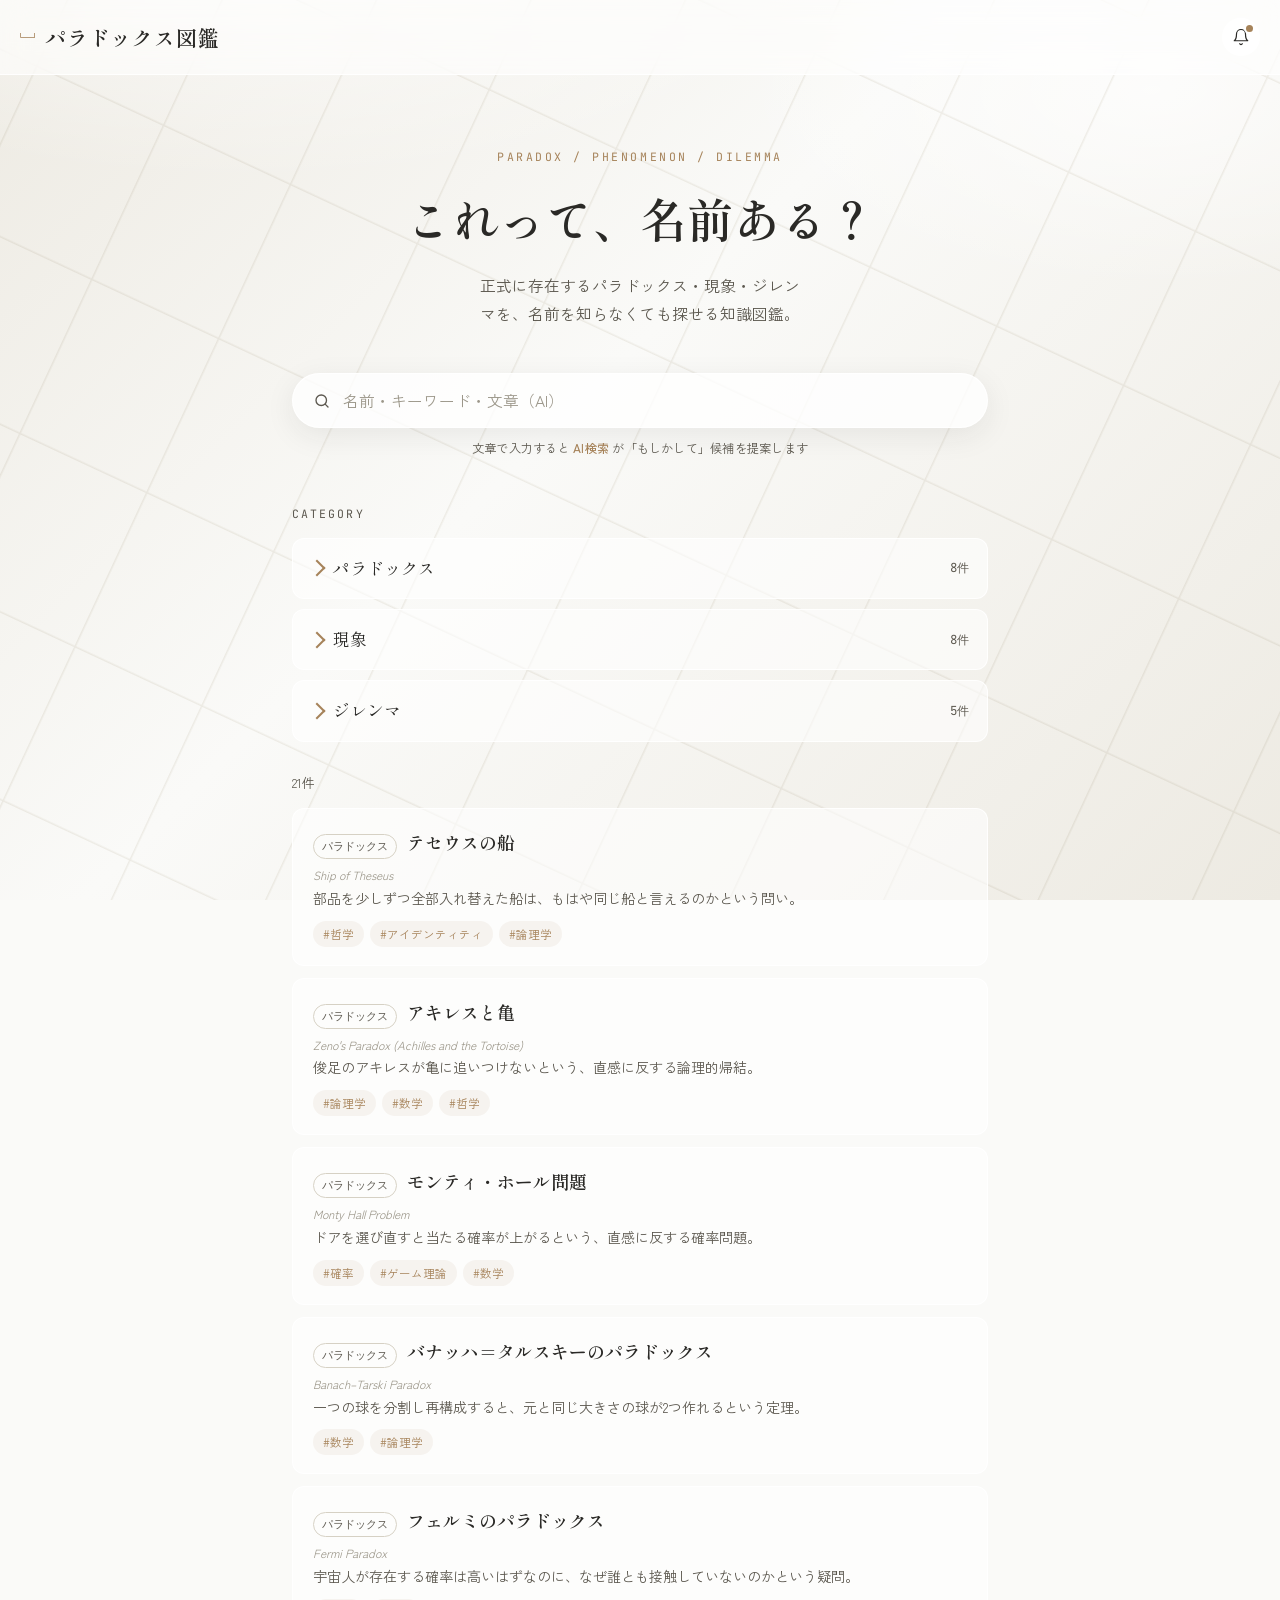
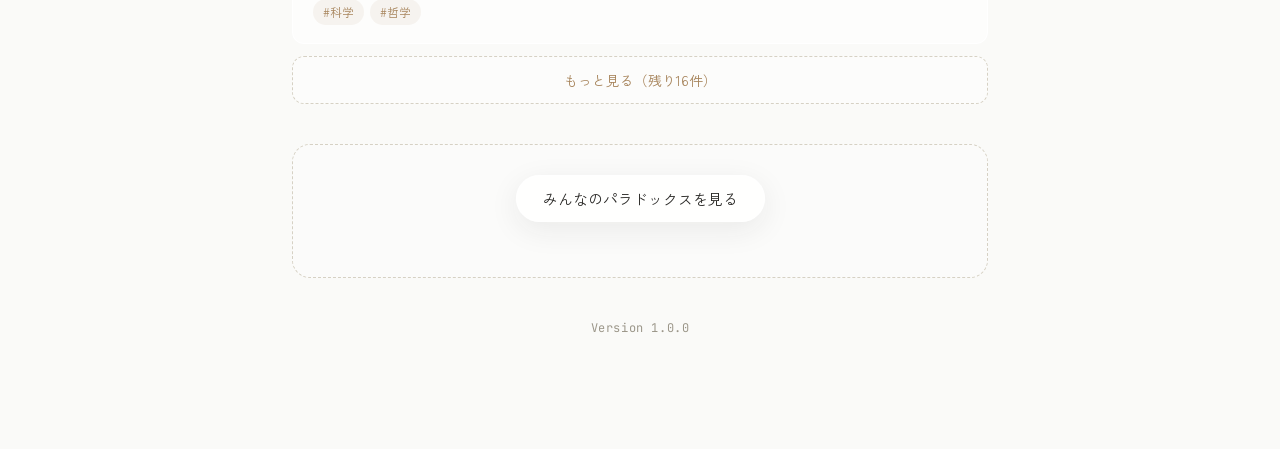
<file: Index.html>
<!DOCTYPE html>
<html lang="ja">
<head>
<meta charset="UTF-8">
<meta name="viewport" content="width=device-width, initial-scale=1.0">
<title>パラドックス図鑑 | 名前のない現象に、名前を。</title>
<meta name="description" content="正式に存在するパラドックス・現象・ジレンマを、名前を知らなくてもAIで探せる図鑑。">
<link rel="stylesheet" href="style.css">
</head>
<body>
<div class="marble-bg"></div>

<header class="site-header">
  <div class="site-title"><span class="mark">﹈</span>パラドックス図鑑</div>
  <div class="header-actions">
    <button class="icon-btn" id="notifBtn" aria-label="お知らせ">
      <svg viewBox="0 0 24 24" fill="none" stroke-width="1.6" stroke-linecap="round" stroke-linejoin="round"><path d="M6 8a6 6 0 0 1 12 0c0 7 3 9 3 9H3s3-2 3-9"/><path d="M10.3 21a1.9 1.9 0 0 0 3.4 0"/></svg>
      <span class="badge-dot"></span>
    </button>
  </div>
</header>

<div class="notif-panel" id="notifPanel">
  <h3>お知らせ</h3>
  <div class="notif-item"><span class="date">2026.07.26</span>Ver1.0公開</div>
  <div class="notif-item"><span class="date">2026.07.26</span>心理学の現象を15件追加しました</div>
  <div class="notif-item"><span class="date">2026.07.26</span>数学のパラドックスを8件追加しました</div>
  <div class="notif-item"><span class="date">2026.07.26</span>ジレンマを20件追加しました</div>
</div>

<main class="wrap">
  <section class="hero">
    <div class="hero-eyebrow">Paradox / Phenomenon / Dilemma</div>
    <h1>これって、名前ある？</h1>
    <p>正式に存在するパラドックス・現象・ジレンマを、名前を知らなくても探せる知識図鑑。</p>
  </section>

  <section class="search-area">
    <div class="search-box">
      <svg viewBox="0 0 24 24" fill="none" stroke-width="1.8" stroke-linecap="round"><circle cx="11" cy="11" r="7"/><path d="m20 20-3.5-3.5"/></svg>
      <input type="text" id="searchInput" placeholder="名前・キーワード・文章（AI）" autocomplete="off">
    </div>
    <div class="search-mode-hint">文章で入力すると <b>AI検索</b> が「もしかして」候補を提案します</div>

    <div class="ai-results" id="aiResults">
      <div class="ai-results-title">もしかして…</div>
      <div id="aiCandidateList"></div>
    </div>
  </section>

  <section class="category-section" id="categorySection">
    <div class="section-label">Category</div>
    <div id="categoryGroups"></div>
  </section>

  <section class="list-section" id="listSection">
    <div class="list-header">
      <div class="entry-count" id="entryCount"></div>
      <div class="filter-tag" id="clearFilter" style="display:none;">絞り込みを解除 ✕</div>
    </div>
    <div id="entryList"></div>
  </section>

  <section class="community-cta">
    <button id="communityBtn">みんなのパラドックスを見る</button>
    <div class="cta-note" id="communityNote"></div>
  </section>

  <footer class="site-footer">Version 1.0.0</footer>
</main>

<script src="script.js"></script>
</body>
</html>
</file>
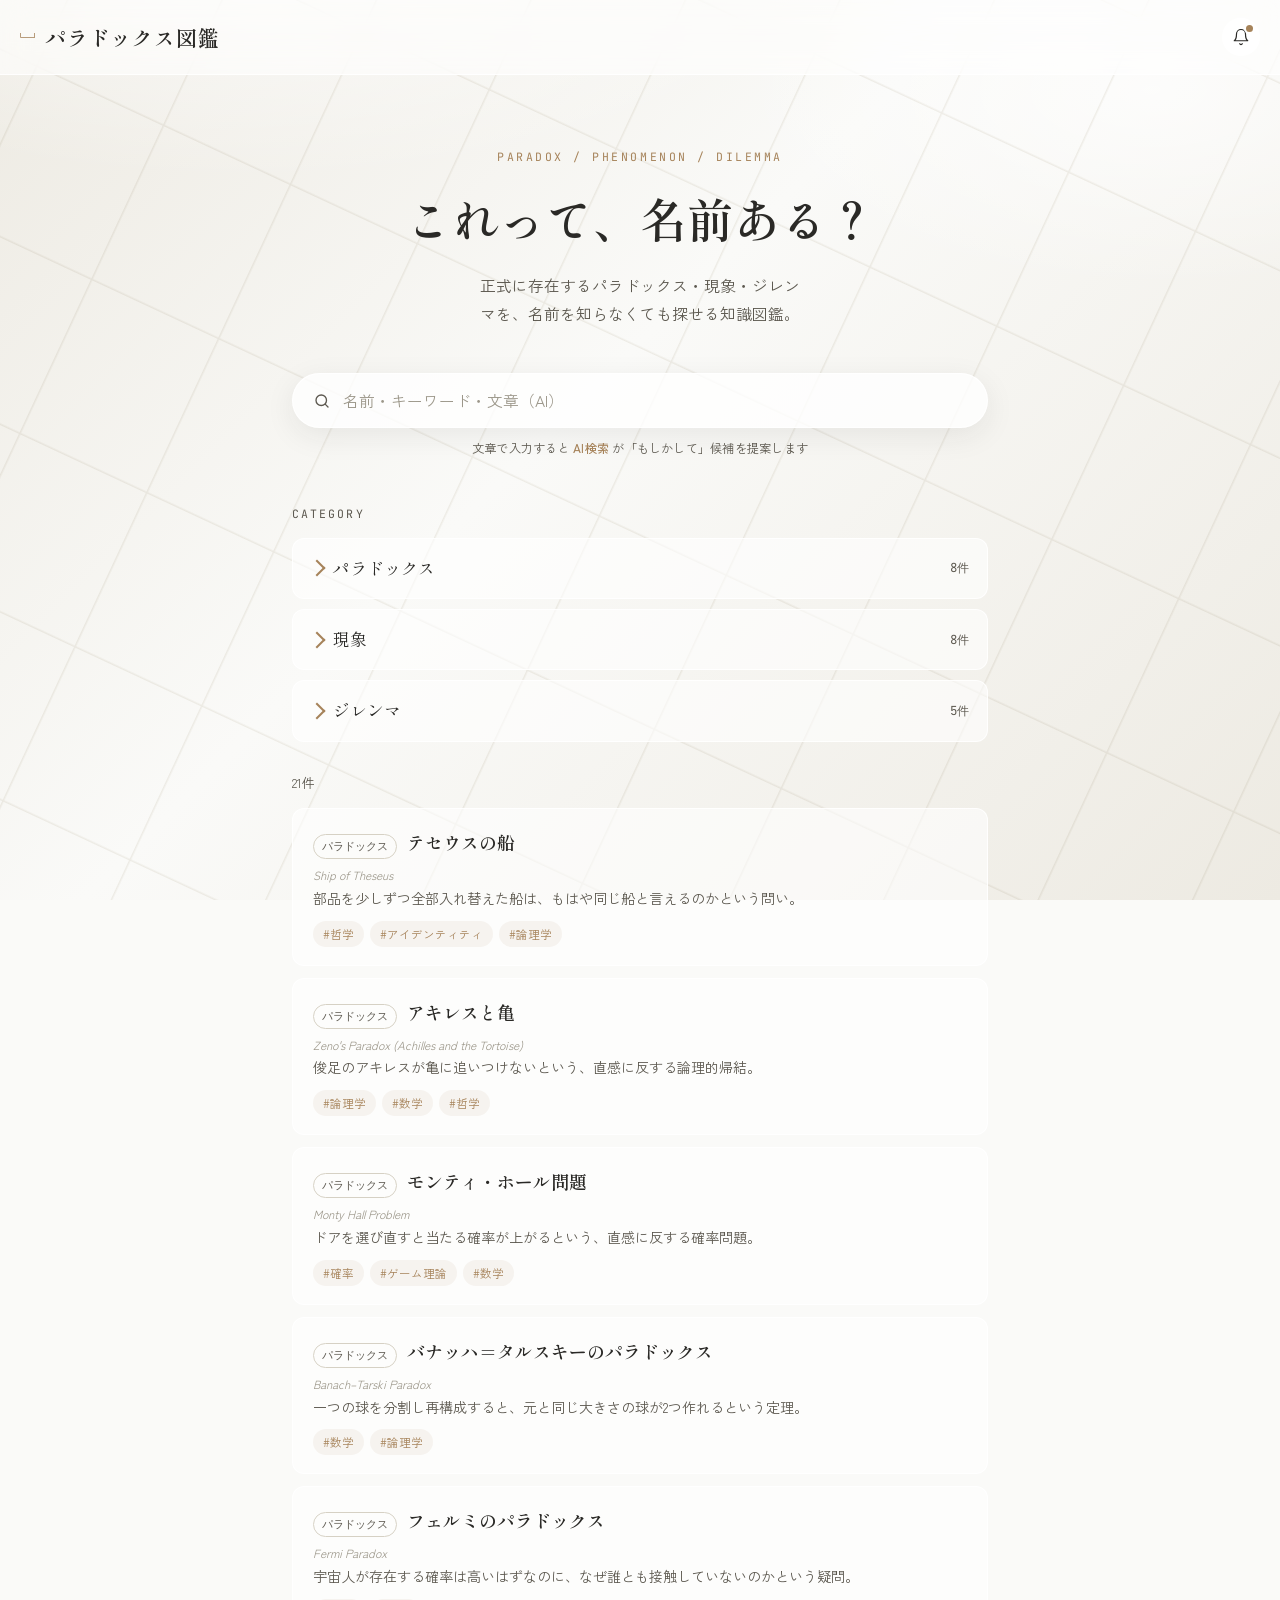
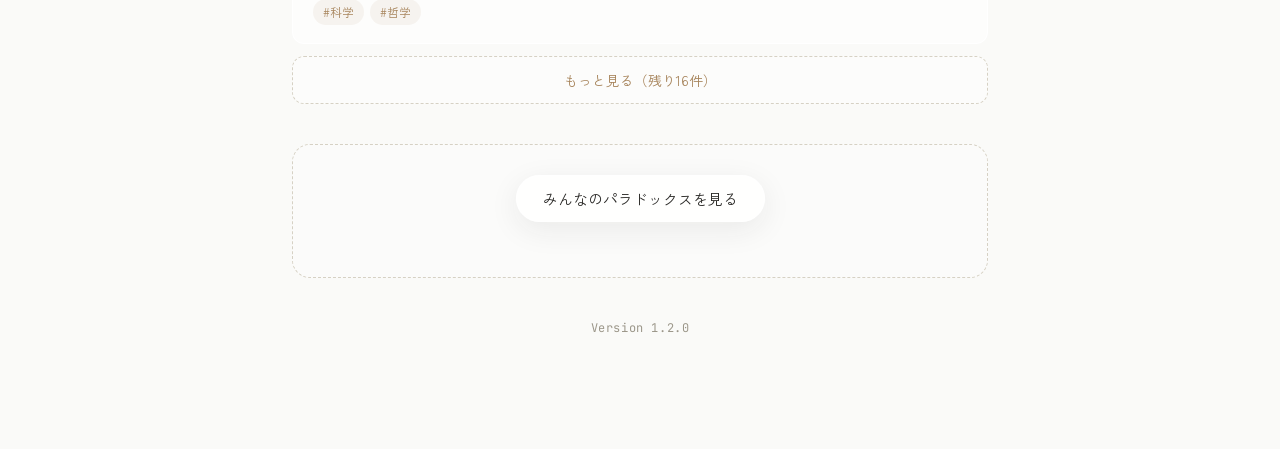
<file: index.html>
<!DOCTYPE html>
<html lang="ja">
<head>
<meta charset="UTF-8">
<meta name="viewport" content="width=device-width, initial-scale=1.0">
<title>パラドックス図鑑 | 名前のない現象に、名前を。</title>
<meta name="description" content="正式に存在するパラドックス・現象・ジレンマを、名前を知らなくてもAIで探せる図鑑。">
<link rel="stylesheet" href="style.css">
</head>
<body>
<div class="marble-bg"></div>

<header class="site-header">
  <div class="site-title"><span class="mark">﹈</span>パラドックス図鑑</div>
  <div class="header-actions">
    <button class="icon-btn" id="notifBtn" aria-label="お知らせ">
      <svg viewBox="0 0 24 24" fill="none" stroke-width="1.6" stroke-linecap="round" stroke-linejoin="round"><path d="M6 8a6 6 0 0 1 12 0c0 7 3 9 3 9H3s3-2 3-9"/><path d="M10.3 21a1.9 1.9 0 0 0 3.4 0"/></svg>
      <span class="badge-dot"></span>
    </button>
  </div>
</header>

<div class="notif-panel" id="notifPanel">
  <h3>お知らせ</h3>
  <div class="notif-item"><span class="date">2026.07.26</span>「みんなのパラドックス」機能を追加しました</div>
  <div class="notif-item"><span class="date">2026.07.26</span>Ver1.0公開</div>
  <div class="notif-item"><span class="date">2026.07.26</span>心理学の現象を15件追加しました</div>
  <div class="notif-item"><span class="date">2026.07.26</span>数学のパラドックスを8件追加しました</div>
  <div class="notif-item"><span class="date">2026.07.26</span>ジレンマを20件追加しました</div>
</div>

<main class="wrap">
  <section class="hero">
    <div class="hero-eyebrow">Paradox / Phenomenon / Dilemma</div>
    <h1>これって、名前ある？</h1>
    <p>正式に存在するパラドックス・現象・ジレンマを、名前を知らなくても探せる知識図鑑。</p>
  </section>

  <section class="search-area">
    <div class="search-box">
      <svg viewBox="0 0 24 24" fill="none" stroke-width="1.8" stroke-linecap="round"><circle cx="11" cy="11" r="7"/><path d="m20 20-3.5-3.5"/></svg>
      <input type="text" id="searchInput" placeholder="名前・キーワード・文章（AI）" autocomplete="off">
    </div>
    <div class="search-mode-hint">文章で入力すると <b>AI検索</b> が「もしかして」候補を提案します</div>

    <div class="ai-results" id="aiResults">
      <div class="ai-results-title">もしかして…</div>
      <div id="aiCandidateList"></div>
    </div>
  </section>

  <section class="category-section" id="categorySection">
    <div class="section-label">Category</div>
    <div id="categoryGroups"></div>
  </section>

  <section class="list-section" id="listSection">
    <div class="list-header">
      <div class="entry-count" id="entryCount"></div>
      <div class="filter-tag" id="clearFilter" style="display:none;">絞り込みを解除 ✕</div>
    </div>
    <div id="entryList"></div>
  </section>

  <section class="community-cta">
    <button id="communityBtn">みんなのパラドックスを見る</button>
    <div class="cta-note" id="communityNote"></div>
  </section>

  <footer class="site-footer">Version 1.2.0</footer>
</main>

<script src="script.js"></script>
</body>
</html>
</file>
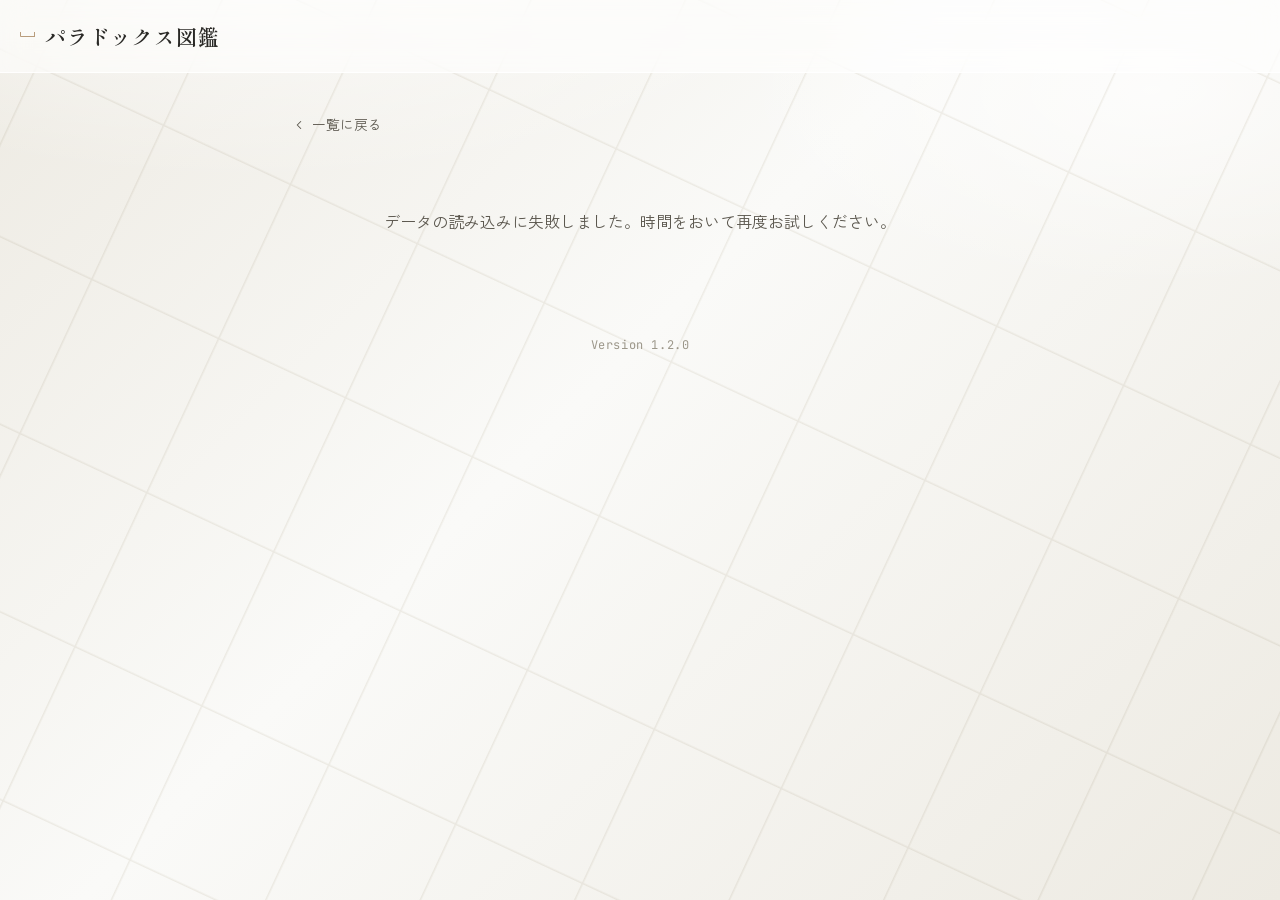
<file: community detail.html>
<!DOCTYPE html>
<html lang="ja">
<head>
<meta charset="UTF-8">
<meta name="viewport" content="width=device-width, initial-scale=1.0">
<title>詳細 | みんなのパラドックス</title>
<link rel="stylesheet" href="style.css">
</head>
<body>
<div class="marble-bg"></div>

<header class="site-header">
  <a href="index.html" class="site-title"><span class="mark">﹈</span>パラドックス図鑑</a>
</header>

<main class="wrap">
  <nav class="breadcrumb" id="breadcrumb"></nav>
  <a href="community.html" class="detail-back">
    <svg viewBox="0 0 24 24" fill="none" stroke-width="1.8" stroke-linecap="round" stroke-linejoin="round"><path d="M15 18l-6-6 6-6"/></svg>
    一覧に戻る
  </a>

  <div id="communityDetailContent"></div>

  <footer class="site-footer">Version 1.2.0</footer>
</main>

<script src="community.js"></script>
</body>
</html>
</file>
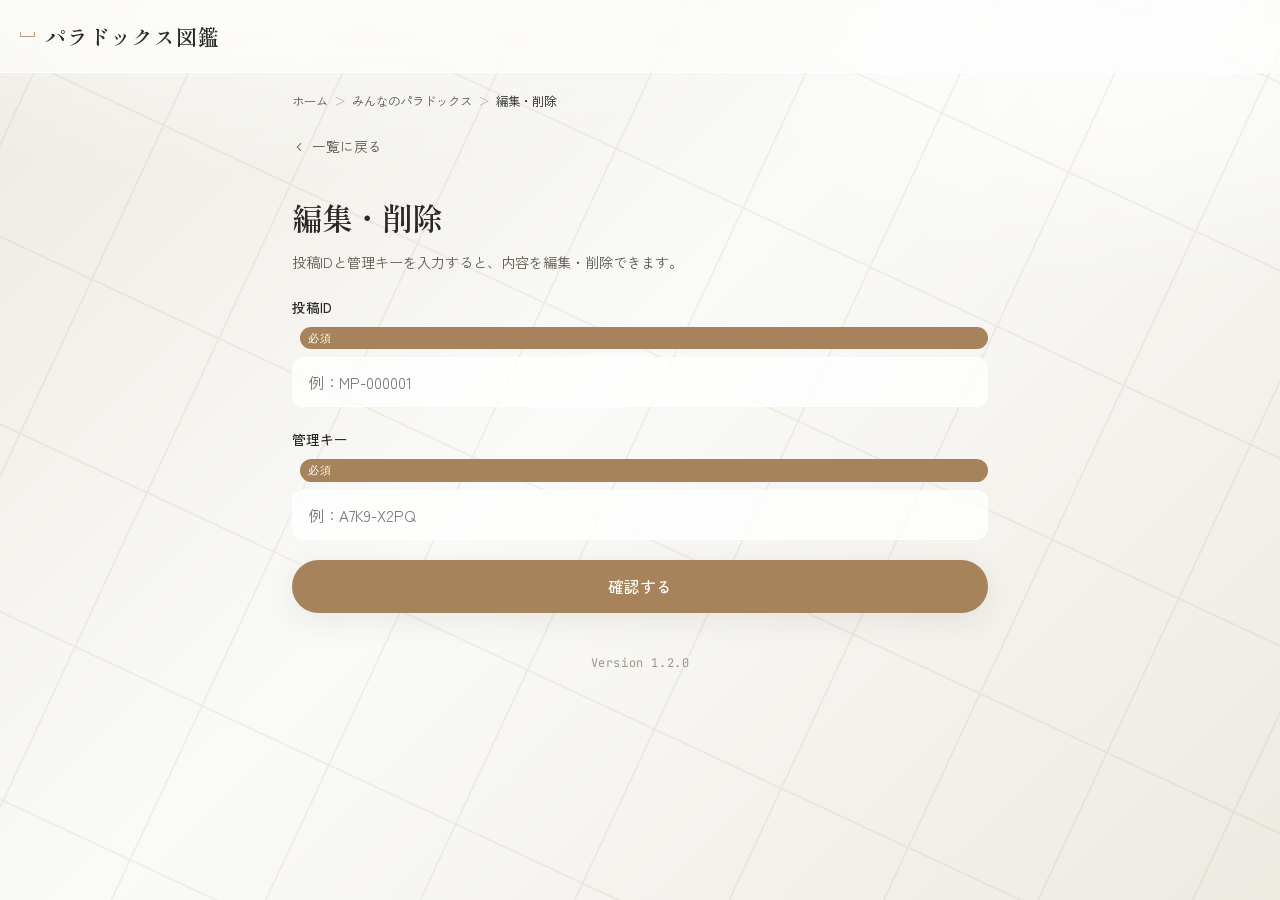
<file: community edit.html>
<!DOCTYPE html>
<html lang="ja">
<head>
<meta charset="UTF-8">
<meta name="viewport" content="width=device-width, initial-scale=1.0">
<title>編集・削除 | みんなのパラドックス</title>
<link rel="stylesheet" href="style.css">
</head>
<body>
<div class="marble-bg"></div>

<header class="site-header">
  <a href="index.html" class="site-title"><span class="mark">﹈</span>パラドックス図鑑</a>
</header>

<main class="wrap">
  <nav class="breadcrumb" id="breadcrumb"></nav>
  <a href="community.html" class="detail-back">
    <svg viewBox="0 0 24 24" fill="none" stroke-width="1.8" stroke-linecap="round" stroke-linejoin="round"><path d="M15 18l-6-6 6-6"/></svg>
    一覧に戻る
  </a>

  <h1 class="page-title">編集・削除</h1>
  <p class="page-desc">投稿IDと管理キーを入力すると、内容を編集・削除できます。</p>

  <form id="lookupForm" class="community-form">
    <label>投稿ID<span class="req">必須</span>
      <input type="text" id="lId" placeholder="例：MP-000001" required>
    </label>
    <label>管理キー<span class="req">必須</span>
      <input type="text" id="lKey" placeholder="例：A7K9-X2PQ" required>
    </label>
    <button type="submit" class="submit-btn">確認する</button>
  </form>

  <div class="lookup-error" id="lookupError" style="display:none;"></div>

  <div id="editArea" style="display:none;">
    <hr class="hairline">
    <form id="editForm" class="community-form">
      <label>タイトル<span class="req">必須</span>
        <input type="text" id="eTitle" required>
      </label>

      <label>分類<span class="req">必須</span></label>
      <div class="type-select" id="editTypeSelect">
        <button type="button" data-type="パラドックス">パラドックス</button>
        <button type="button" data-type="現象">現象</button>
        <button type="button" data-type="ジレンマ">ジレンマ</button>
      </div>
      <input type="hidden" id="eCategory" required>

      <label>説明<span class="req">必須</span>
        <textarea id="eDescription" rows="6" required></textarea>
      </label>

      <label>タグ（複数・任意）
        <input type="text" id="eTags" placeholder="カンマ区切り">
      </label>

      <label>具体例（任意）
        <textarea id="eExample" rows="3"></textarea>
      </label>

      <button type="submit" class="submit-btn">更新する</button>
    </form>

    <button type="button" id="deleteBtn" class="delete-btn">この投稿を削除する</button>

    <div id="deleteConfirm" class="delete-confirm" style="display:none;">
      <p>本当に削除しますか？この操作は取り消せません。</p>
      <button type="button" id="deleteConfirmYes" class="delete-btn">削除する</button>
      <button type="button" id="deleteConfirmNo" class="cancel-btn">キャンセル</button>
    </div>
  </div>

  <footer class="site-footer">Version 1.2.0</footer>
</main>

<script src="community.js"></script>
</body>
</html>
</file>
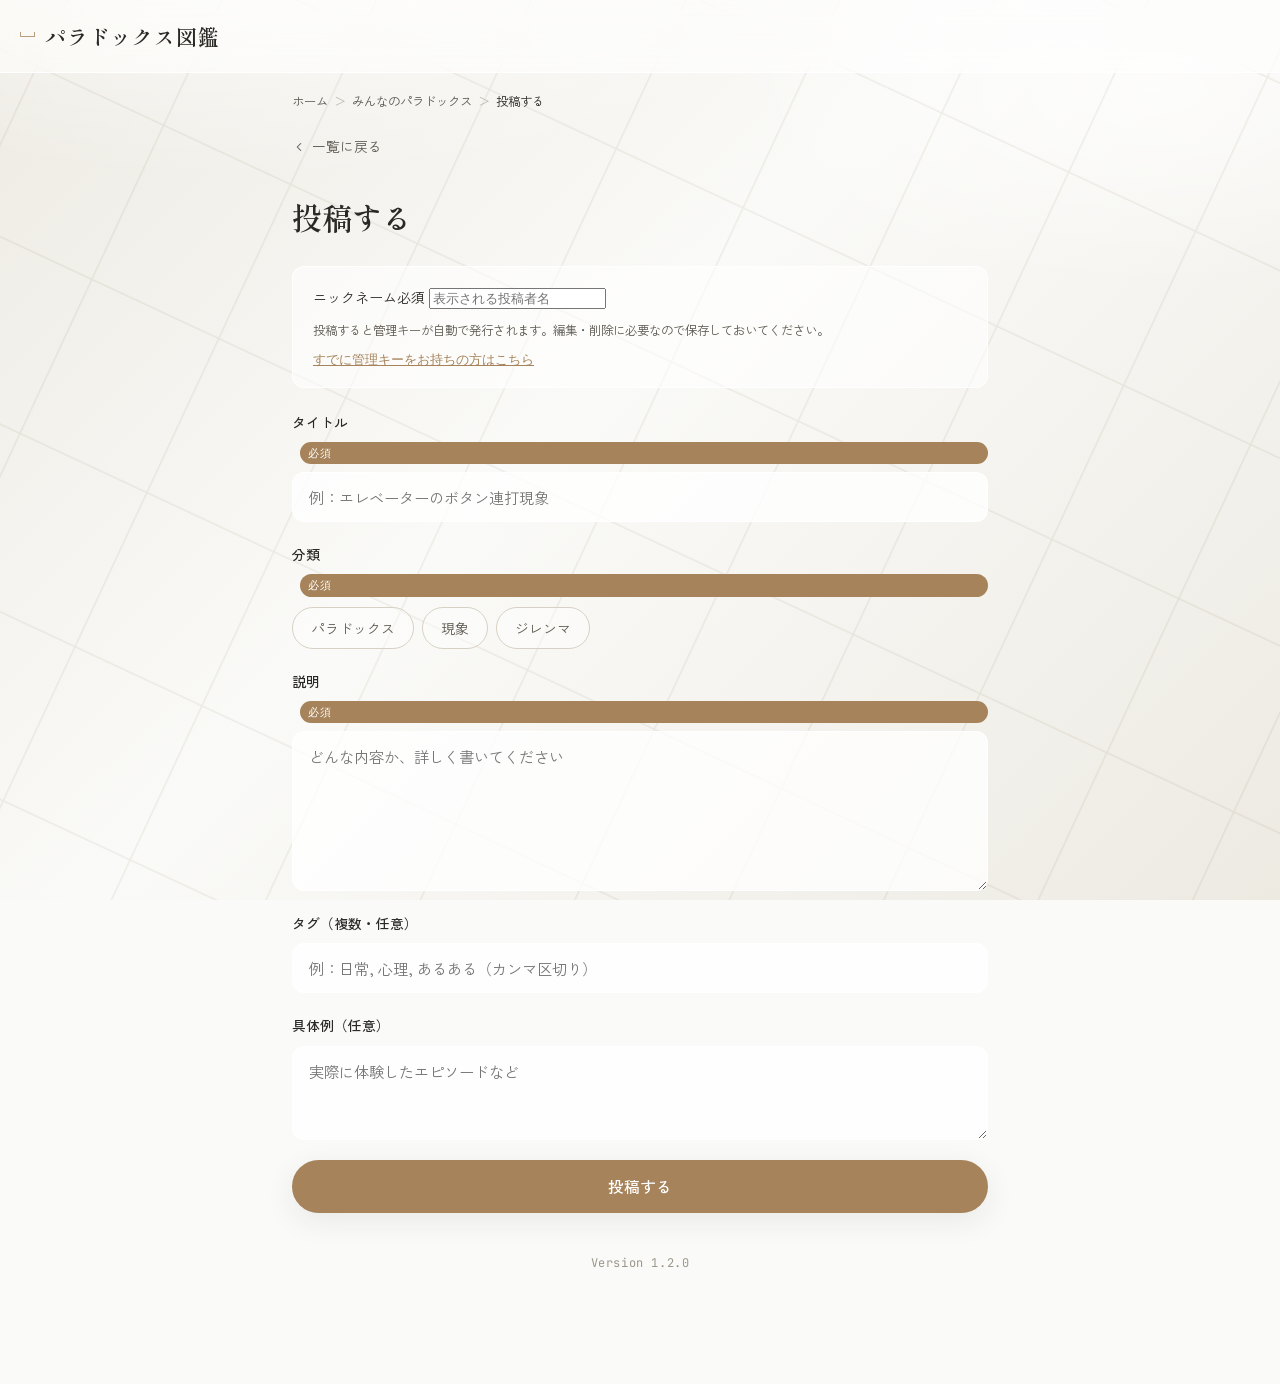
<file: community post.html>
<!DOCTYPE html>
<html lang="ja">
<head>
<meta charset="UTF-8">
<meta name="viewport" content="width=device-width, initial-scale=1.0">
<title>投稿する | みんなのパラドックス</title>
<link rel="stylesheet" href="style.css">
</head>
<body>
<div class="marble-bg"></div>

<header class="site-header">
  <a href="index.html" class="site-title"><span class="mark">﹈</span>パラドックス図鑑</a>
</header>

<main class="wrap">
  <nav class="breadcrumb" id="breadcrumb"></nav>
  <a href="community.html" class="detail-back">
    <svg viewBox="0 0 24 24" fill="none" stroke-width="1.8" stroke-linecap="round" stroke-linejoin="round"><path d="M15 18l-6-6 6-6"/></svg>
    一覧に戻る
  </a>

  <h1 class="page-title">投稿する</h1>

  <div class="identity-box" id="identityBox"></div>

  <form id="postForm" class="community-form">
    <label>タイトル<span class="req">必須</span>
      <input type="text" id="fTitle" placeholder="例：エレベーターのボタン連打現象" required>
    </label>

    <label>分類<span class="req">必須</span></label>
    <div class="type-select" id="typeSelect">
      <button type="button" data-type="パラドックス">パラドックス</button>
      <button type="button" data-type="現象">現象</button>
      <button type="button" data-type="ジレンマ">ジレンマ</button>
    </div>
    <input type="hidden" id="fCategory" required>

    <label>説明<span class="req">必須</span>
      <textarea id="fDescription" rows="6" placeholder="どんな内容か、詳しく書いてください" required></textarea>
    </label>

    <label>タグ（複数・任意）
      <input type="text" id="fTags" placeholder="例：日常, 心理, あるある（カンマ区切り）">
    </label>

    <label>具体例（任意）
      <textarea id="fExample" rows="3" placeholder="実際に体験したエピソードなど"></textarea>
    </label>

    <button type="submit" class="submit-btn">投稿する</button>
  </form>

  <div class="post-success" id="postSuccess" style="display:none;"></div>

  <footer class="site-footer">Version 1.2.0</footer>
</main>

<script src="community.js"></script>
</body>
</html>
</file>
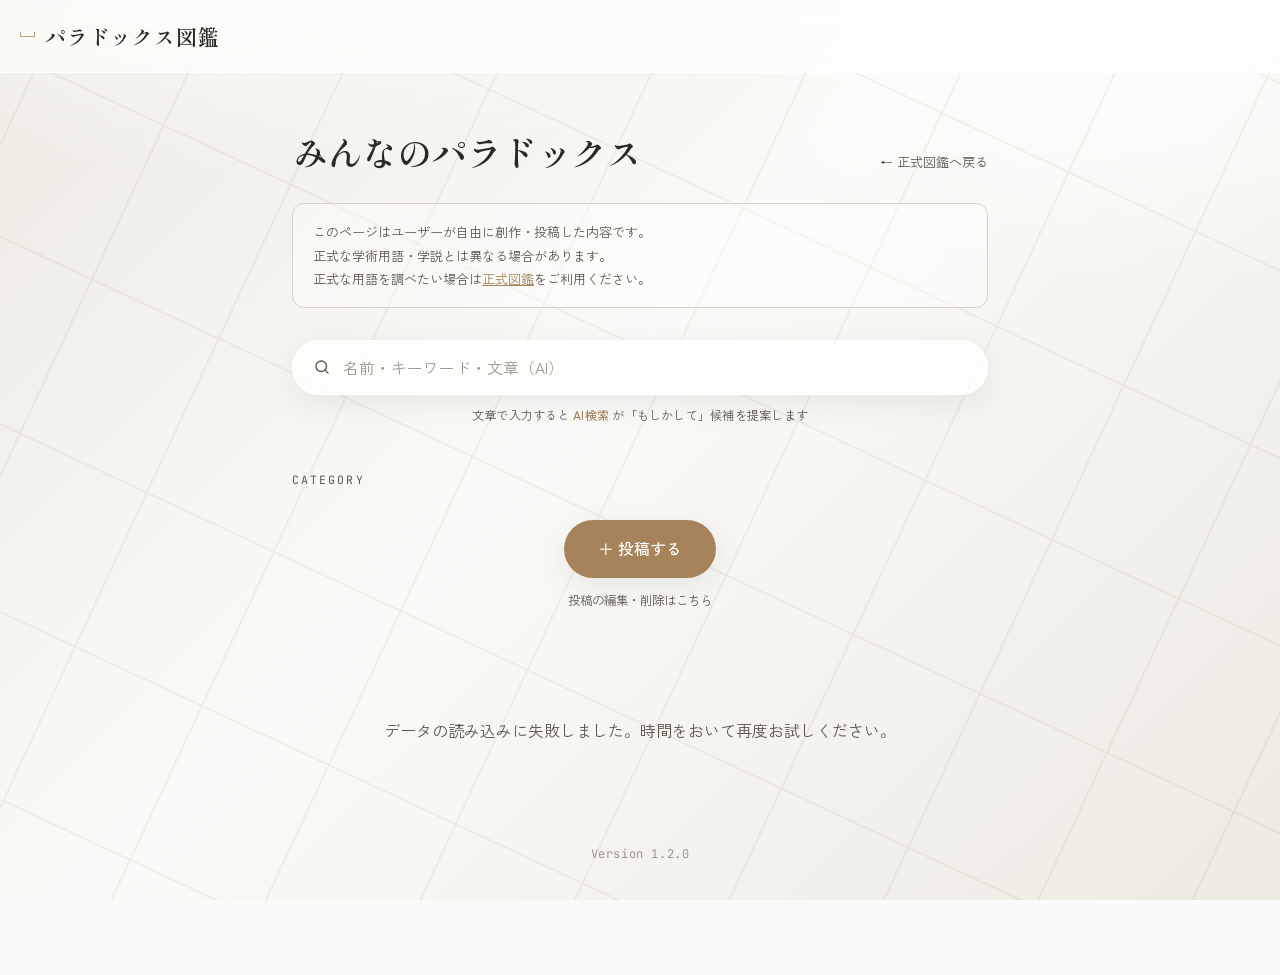
<file: community.html>
<!DOCTYPE html>
<html lang="ja">
<head>
<meta charset="UTF-8">
<meta name="viewport" content="width=device-width, initial-scale=1.0">
<title>みんなのパラドックス | パラドックス図鑑</title>
<meta name="description" content="ユーザーが自由に創作・投稿したパラドックス・現象・ジレンマを閲覧できるページ。">
<link rel="stylesheet" href="style.css">
</head>
<body>
<div class="marble-bg"></div>

<header class="site-header">
  <a href="index.html" class="site-title"><span class="mark">﹈</span>パラドックス図鑑</a>
</header>

<main class="wrap">
  <nav class="breadcrumb" id="breadcrumb"></nav>

  <section class="community-title-row">
    <h1>みんなのパラドックス</h1>
    <a href="index.html" class="back-to-official">← 正式図鑑へ戻る</a>
  </section>

  <div class="community-notice">
    このページはユーザーが自由に創作・投稿した内容です。<br>
    正式な学術用語・学説とは異なる場合があります。<br>
    正式な用語を調べたい場合は<a href="index.html">正式図鑑</a>をご利用ください。
  </div>

  <section class="search-area">
    <div class="search-box">
      <svg viewBox="0 0 24 24" fill="none" stroke-width="1.8" stroke-linecap="round"><circle cx="11" cy="11" r="7"/><path d="m20 20-3.5-3.5"/></svg>
      <input type="text" id="communitySearchInput" placeholder="名前・キーワード・文章（AI）" autocomplete="off">
    </div>
    <div class="search-mode-hint">文章で入力すると <b>AI検索</b> が「もしかして」候補を提案します</div>

    <div class="ai-results" id="communityAiResults">
      <div class="ai-results-title">もしかして…</div>
      <div id="communityAiCandidateList"></div>
    </div>
  </section>

  <section class="category-section" id="communityCategorySection">
    <div class="section-label">Category</div>
    <div id="communityCategoryGroups"></div>
  </section>

  <section class="post-cta">
    <a href="community-post.html" class="post-cta-btn">＋ 投稿する</a>
    <a href="community-edit.html" class="edit-link">投稿の編集・削除はこちら</a>
  </section>

  <section class="list-section" id="communityListSection">
    <div class="list-header">
      <div class="entry-count" id="communityEntryCount"></div>
      <div class="filter-tag" id="communityClearFilter" style="display:none;">絞り込みを解除 ✕</div>
    </div>
    <div id="communityEntryList"></div>
  </section>

  <footer class="site-footer">Version 1.2.0</footer>
</main>

<script src="community.js"></script>
</body>
</html>
</file>
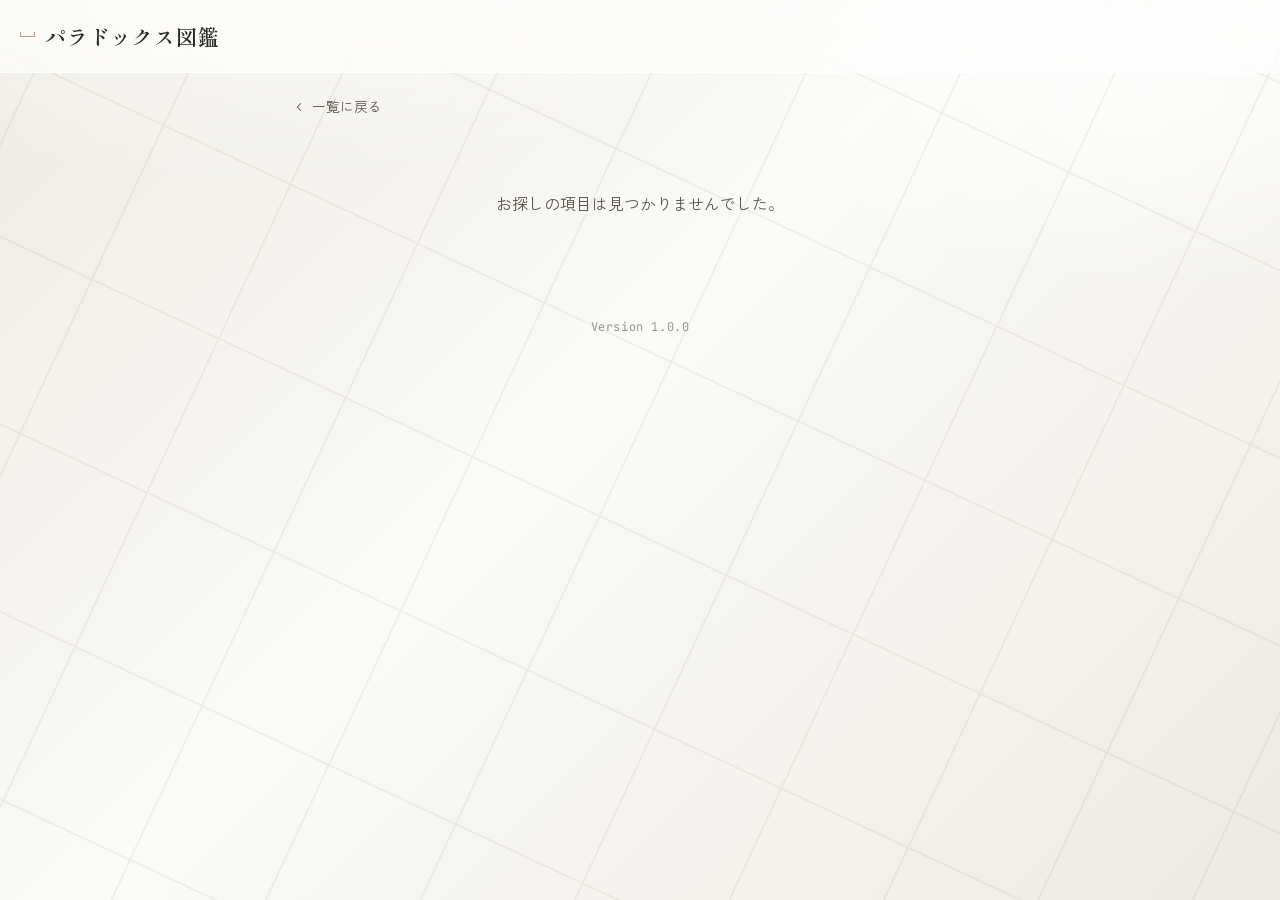
<file: Detail.html>
<!DOCTYPE html>
<html lang="ja">
<head>
<meta charset="UTF-8">
<meta name="viewport" content="width=device-width, initial-scale=1.0">
<title>詳細 | パラドックス図鑑</title>
<link rel="stylesheet" href="style.css">
</head>
<body>
<div class="marble-bg"></div>

<header class="site-header">
  <a href="index.html" class="site-title"><span class="mark">﹈</span>パラドックス図鑑</a>
</header>

<main class="wrap">
  <a href="index.html" class="detail-back">
    <svg viewBox="0 0 24 24" fill="none" stroke-width="1.8" stroke-linecap="round" stroke-linejoin="round"><path d="M15 18l-6-6 6-6"/></svg>
    一覧に戻る
  </a>

  <div id="detailContent"></div>

  <footer class="site-footer">Version 1.0.0</footer>
</main>

<script src="script.js"></script>
</body>
</html>
</file>
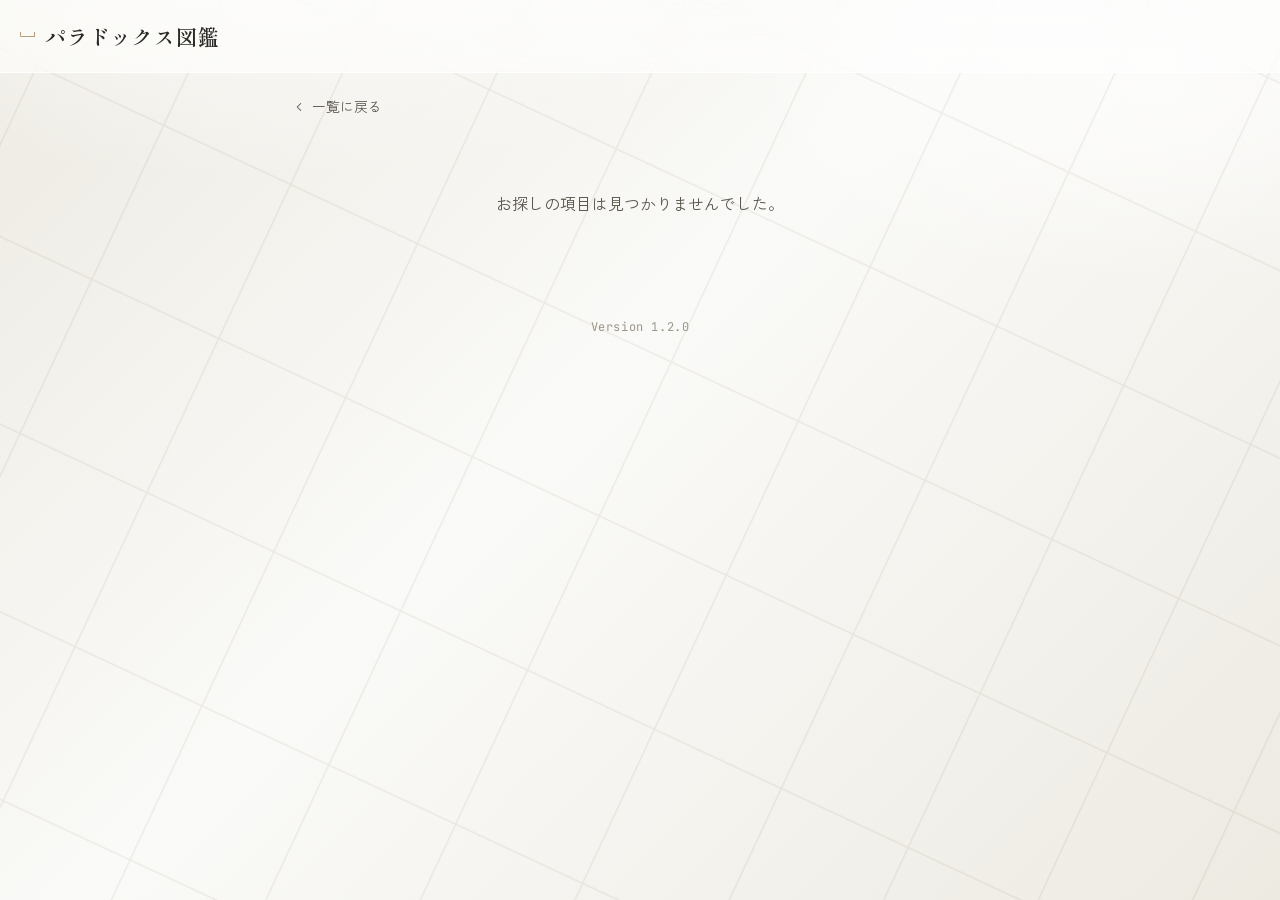
<file: detail.html>
<!DOCTYPE html>
<html lang="ja">
<head>
<meta charset="UTF-8">
<meta name="viewport" content="width=device-width, initial-scale=1.0">
<title>詳細 | パラドックス図鑑</title>
<link rel="stylesheet" href="style.css">
</head>
<body>
<div class="marble-bg"></div>

<header class="site-header">
  <a href="index.html" class="site-title"><span class="mark">﹈</span>パラドックス図鑑</a>
</header>

<main class="wrap">
  <a href="index.html" class="detail-back">
    <svg viewBox="0 0 24 24" fill="none" stroke-width="1.8" stroke-linecap="round" stroke-linejoin="round"><path d="M15 18l-6-6 6-6"/></svg>
    一覧に戻る
  </a>

  <div id="detailContent"></div>

  <footer class="site-footer">Version 1.2.0</footer>
</main>

<script src="script.js"></script>
</body>
</html>
</file>
<file: style.css>
/* =========================================================
   パラドックス図鑑 - style.css
   デザイントークン
   ---------------------------------------------------------
   Color:
     --ink        #2A2926  本文・見出し色（温かみのある墨色）
     --base       #FAFAF8  ベースの白
     --marble-a   #EDEAE2  大理石の地色
     --marble-b   #DAD5C9  大理石の脈（濃）
     --line       #C8C3B6  罫線・区切り線
     --brass      #A6835A  アクセント（真鍮色。使用は最小限）
     --glass      rgba(255,255,255,0.55)  ガラス面
   Type:
     Display: "Shippori Mincho"  上品な明朝体（見出し用）
     Body:    "Zen Kaku Gothic New"  可読性重視のゴシック体
     Mono:    "JetBrains Mono"  ID・バージョン表記など
   ========================================================= */

@import url('https://fonts.googleapis.com/css2?family=Shippori+Mincho:wght@400;500;600;700&family=Zen+Kaku+Gothic+New:wght@300;400;500;700&family=JetBrains+Mono:wght@400;500&display=swap');

:root {
  --ink: #2A2926;
  --ink-soft: #5C584F;
  --base: #FAFAF8;
  --marble-a: #EDEAE2;
  --marble-b: #DAD5C9;
  --line: #D6D1C4;
  --brass: #A6835A;
  --brass-soft: #C9AD82;
  --glass: rgba(255, 255, 255, 0.58);
  --glass-strong: rgba(255, 255, 255, 0.78);
  --glass-border: rgba(255, 255, 255, 0.85);
  --shadow: 0 8px 30px rgba(42, 41, 38, 0.08);
  --shadow-lift: 0 16px 45px rgba(42, 41, 38, 0.12);
  --radius: 18px;
  --radius-sm: 12px;
  --font-display: "Shippori Mincho", serif;
  --font-body: "Zen Kaku Gothic New", "Hiragino Sans", sans-serif;
  --font-mono: "JetBrains Mono", monospace;
}

* { box-sizing: border-box; }

html { scroll-behavior: smooth; }

body {
  margin: 0;
  font-family: var(--font-body);
  color: var(--ink);
  background-color: var(--base);
  -webkit-font-smoothing: antialiased;
  line-height: 1.75;
  min-height: 100vh;
}

/* ---------- 大理石背景 ---------- */
.marble-bg {
  position: fixed;
  inset: 0;
  z-index: -1;
  background:
    radial-gradient(ellipse 80% 50% at 20% -10%, rgba(255,255,255,0.9), transparent 60%),
    radial-gradient(ellipse 60% 40% at 90% 10%, rgba(255,255,255,0.7), transparent 55%),
    linear-gradient(135deg, var(--marble-a) 0%, var(--base) 45%, var(--marble-a) 100%);
}
.marble-bg::before {
  content: "";
  position: absolute;
  inset: 0;
  opacity: 0.35;
  background-image:
    repeating-linear-gradient(115deg, transparent 0 60px, var(--marble-b) 61px, transparent 63px 140px),
    repeating-linear-gradient(25deg, transparent 0 90px, var(--marble-b) 91px, transparent 93px 170px);
  mix-blend-mode: multiply;
}

/* ---------- 共通レイアウト ---------- */
.wrap {
  max-width: 760px;
  margin: 0 auto;
  padding: 0 20px 80px;
}

a { color: inherit; text-decoration: none; }

.hairline {
  border: none;
  border-top: 1px solid var(--line);
  margin: 28px 0;
}

/* ---------- ヘッダー ---------- */
.site-header {
  position: sticky;
  top: 0;
  z-index: 20;
  display: flex;
  align-items: center;
  justify-content: space-between;
  padding: 18px 20px;
  backdrop-filter: blur(14px) saturate(140%);
  -webkit-backdrop-filter: blur(14px) saturate(140%);
  background: var(--glass);
  border-bottom: 1px solid var(--glass-border);
}

.site-title {
  font-family: var(--font-display);
  font-size: 1.3rem;
  font-weight: 600;
  letter-spacing: 0.04em;
  display: flex;
  align-items: baseline;
  gap: 8px;
}
.site-title .mark { color: var(--brass); font-size: 1rem; }

.header-actions { display: flex; align-items: center; gap: 14px; }

.icon-btn {
  position: relative;
  width: 38px;
  height: 38px;
  display: flex;
  align-items: center;
  justify-content: center;
  border-radius: 50%;
  background: var(--glass-strong);
  border: 1px solid var(--glass-border);
  cursor: pointer;
  transition: transform 0.2s ease, box-shadow 0.2s ease;
}
.icon-btn:hover { transform: translateY(-1px); box-shadow: var(--shadow); }
.icon-btn svg { width: 18px; height: 18px; stroke: var(--ink); }

.badge-dot {
  position: absolute;
  top: 6px;
  right: 6px;
  width: 7px;
  height: 7px;
  border-radius: 50%;
  background: var(--brass);
  box-shadow: 0 0 0 2px var(--glass-strong);
}

/* ---------- お知らせパネル ---------- */
.notif-panel {
  position: absolute;
  right: 20px;
  top: 66px;
  width: min(320px, 82vw);
  background: var(--glass-strong);
  backdrop-filter: blur(16px);
  border: 1px solid var(--glass-border);
  border-radius: var(--radius);
  box-shadow: var(--shadow-lift);
  padding: 18px;
  display: none;
  z-index: 30;
}
.notif-panel.open { display: block; animation: fade-drop 0.22s ease; }
.notif-panel h3 {
  margin: 0 0 12px;
  font-family: var(--font-display);
  font-size: 1rem;
  letter-spacing: 0.03em;
}
.notif-item {
  padding: 10px 0;
  border-top: 1px solid var(--line);
  font-size: 0.86rem;
  color: var(--ink-soft);
}
.notif-item:first-of-type { border-top: none; }
.notif-item .date { font-family: var(--font-mono); font-size: 0.72rem; color: var(--brass); display: block; margin-bottom: 3px; }

@keyframes fade-drop {
  from { opacity: 0; transform: translateY(-6px); }
  to { opacity: 1; transform: translateY(0); }
}

/* ---------- Hero ---------- */
.hero {
  text-align: center;
  padding: 56px 20px 20px;
}
.hero-eyebrow {
  font-family: var(--font-mono);
  font-size: 0.72rem;
  letter-spacing: 0.22em;
  color: var(--brass);
  text-transform: uppercase;
}
.hero h1 {
  font-family: var(--font-display);
  font-size: clamp(2.1rem, 6vw, 2.9rem);
  font-weight: 600;
  margin: 10px 0 14px;
  letter-spacing: 0.02em;
}
.hero p {
  color: var(--ink-soft);
  font-size: 0.98rem;
  max-width: 40ch;
  margin: 0 auto;
}

/* ---------- 検索バー ---------- */
.search-area { padding: 26px 0 10px; }
.search-box {
  display: flex;
  align-items: center;
  gap: 10px;
  background: var(--glass-strong);
  border: 1px solid var(--glass-border);
  border-radius: 999px;
  padding: 14px 20px;
  box-shadow: var(--shadow);
  transition: box-shadow 0.2s ease, border-color 0.2s ease;
}
.search-box:focus-within {
  box-shadow: var(--shadow-lift);
  border-color: var(--brass-soft);
}
.search-box svg { width: 18px; height: 18px; stroke: var(--ink-soft); flex-shrink: 0; }
.search-box input {
  border: none;
  outline: none;
  background: none;
  font-family: var(--font-body);
  font-size: 0.98rem;
  width: 100%;
  color: var(--ink);
}
.search-box input::placeholder { color: #9C978A; }

.search-mode-hint {
  font-size: 0.76rem;
  color: var(--ink-soft);
  text-align: center;
  margin-top: 10px;
  letter-spacing: 0.02em;
}
.search-mode-hint b { color: var(--brass); font-weight: 500; }

/* ---------- AI検索結果 ---------- */
.ai-results {
  margin-top: 18px;
  display: none;
}
.ai-results.open { display: block; animation: fade-drop 0.25s ease; }
.ai-results-title {
  font-family: var(--font-display);
  font-size: 1rem;
  margin-bottom: 12px;
  color: var(--ink-soft);
}
.ai-candidate {
  display: flex;
  align-items: center;
  justify-content: space-between;
  gap: 14px;
  background: var(--glass);
  border: 1px solid var(--glass-border);
  border-radius: var(--radius-sm);
  padding: 14px 18px;
  margin-bottom: 10px;
  cursor: pointer;
  transition: transform 0.15s ease, box-shadow 0.15s ease;
}
.ai-candidate:hover { transform: translateX(3px); box-shadow: var(--shadow); }
.ai-rank { font-family: var(--font-mono); font-size: 0.78rem; color: var(--brass); width: 18px; }
.ai-candidate .name { font-weight: 500; flex: 1; }
.ai-candidate .cat-chip { font-size: 0.72rem; color: var(--ink-soft); }
.ai-confidence {
  font-family: var(--font-mono);
  font-size: 0.82rem;
  color: var(--brass);
  min-width: 42px;
  text-align: right;
}
.ai-empty {
  text-align: center;
  padding: 30px 10px;
  color: var(--ink-soft);
  font-size: 0.9rem;
}
.ai-empty .sub { font-size: 0.8rem; margin-top: 8px; color: #9C978A; }

/* ---------- 分類アコーディオン ---------- */
.category-section { margin-top: 34px; }
.section-label {
  font-family: var(--font-mono);
  font-size: 0.72rem;
  letter-spacing: 0.18em;
  color: var(--ink-soft);
  text-transform: uppercase;
  margin-bottom: 14px;
}

.cat-group { margin-bottom: 10px; }
.cat-toggle {
  width: 100%;
  display: flex;
  align-items: center;
  gap: 10px;
  background: var(--glass);
  border: 1px solid var(--glass-border);
  border-radius: var(--radius-sm);
  padding: 15px 18px;
  cursor: pointer;
  font-family: var(--font-display);
  font-size: 1.05rem;
  color: var(--ink);
  transition: box-shadow 0.2s ease;
}
.cat-toggle:hover { box-shadow: var(--shadow); }
.cat-toggle .chevron {
  width: 12px; height: 12px;
  border-right: 2px solid var(--brass);
  border-bottom: 2px solid var(--brass);
  transform: rotate(-45deg);
  transition: transform 0.25s ease;
  flex-shrink: 0;
}
.cat-group.open .cat-toggle .chevron { transform: rotate(45deg); }
.cat-toggle .count { margin-left: auto; font-family: var(--font-mono); font-size: 0.78rem; color: var(--ink-soft); }

.subcat-list {
  display: none;
  flex-wrap: wrap;
  gap: 8px;
  padding: 14px 6px 6px;
}
.cat-group.open .subcat-list { display: flex; }
.subcat-pill {
  font-size: 0.82rem;
  padding: 7px 14px;
  border-radius: 999px;
  border: 1px solid var(--line);
  background: rgba(255,255,255,0.4);
  cursor: pointer;
  color: var(--ink-soft);
  transition: all 0.15s ease;
}
.subcat-pill:hover, .subcat-pill.active {
  background: var(--brass);
  border-color: var(--brass);
  color: #fff;
}

/* ---------- 一覧リスト ---------- */
.list-section { margin-top: 30px; }
.list-header {
  display: flex;
  align-items: center;
  justify-content: space-between;
  margin-bottom: 14px;
}
.list-header .filter-tag {
  font-family: var(--font-mono);
  font-size: 0.76rem;
  color: var(--brass);
  cursor: pointer;
}
.entry-count { font-size: 0.8rem; color: var(--ink-soft); }

.entry-card {
  display: block;
  background: var(--glass);
  border: 1px solid var(--glass-border);
  border-radius: var(--radius-sm);
  padding: 18px 20px;
  margin-bottom: 12px;
  transition: transform 0.18s ease, box-shadow 0.18s ease;
}
.entry-card:hover { transform: translateY(-2px); box-shadow: var(--shadow-lift); }
.entry-card .top-row {
  display: flex;
  align-items: baseline;
  gap: 10px;
  margin-bottom: 6px;
}
.entry-card .type-mark {
  font-family: var(--font-mono);
  font-size: 0.68rem;
  padding: 2px 8px;
  border-radius: 999px;
  border: 1px solid var(--line);
  color: var(--ink-soft);
}
.entry-card .name {
  font-family: var(--font-display);
  font-size: 1.12rem;
  font-weight: 600;
}
.entry-card .en-name {
  font-size: 0.74rem;
  color: #9C978A;
  font-style: italic;
}
.entry-card .summary { font-size: 0.88rem; color: var(--ink-soft); }
.entry-card .tags { margin-top: 10px; display: flex; gap: 6px; flex-wrap: wrap; }
.entry-card .tag {
  font-size: 0.72rem;
  color: var(--brass);
  background: rgba(166,131,90,0.08);
  padding: 3px 10px;
  border-radius: 999px;
}

.load-more-btn {
  display: block;
  width: 100%;
  margin-top: 6px;
  padding: 13px;
  font-family: var(--font-body);
  font-size: 0.86rem;
  color: var(--brass);
  background: rgba(255,255,255,0.4);
  border: 1px dashed var(--line);
  border-radius: var(--radius-sm);
  cursor: pointer;
  transition: background 0.15s ease, border-color 0.15s ease;
}
.load-more-btn:hover { background: rgba(166,131,90,0.08); border-color: var(--brass-soft); }

/* ---------- みんなのパラドックス ---------- */
.community-cta {
  margin-top: 40px;
  text-align: center;
  padding: 30px 20px;
  border: 1px dashed var(--line);
  border-radius: var(--radius);
  background: rgba(255,255,255,0.3);
}
.community-cta button {
  font-family: var(--font-body);
  font-size: 0.92rem;
  color: var(--ink);
  background: var(--glass-strong);
  border: 1px solid var(--glass-border);
  padding: 12px 26px;
  border-radius: 999px;
  cursor: pointer;
  box-shadow: var(--shadow);
  transition: transform 0.15s ease;
}
.community-cta button:hover { transform: translateY(-2px); }
.community-cta .cta-note { font-size: 0.78rem; color: var(--ink-soft); margin-top: 10px; min-height: 1.2em; }

/* ---------- フッター ---------- */
.site-footer {
  text-align: center;
  padding: 40px 20px 10px;
  color: #9C978A;
  font-family: var(--font-mono);
  font-size: 0.75rem;
  letter-spacing: 0.05em;
}

/* ---------- 詳細ページ ---------- */
.detail-back {
  display: inline-flex;
  align-items: center;
  gap: 6px;
  font-size: 0.85rem;
  color: var(--ink-soft);
  margin: 22px 0 10px;
}
.detail-back svg { width: 14px; height: 14px; stroke: var(--ink-soft); }

.detail-card {
  background: var(--glass);
  border: 1px solid var(--glass-border);
  border-radius: var(--radius);
  padding: clamp(22px, 5vw, 40px);
  box-shadow: var(--shadow);
}
.detail-id {
  font-family: var(--font-mono);
  font-size: 0.75rem;
  color: var(--brass);
  letter-spacing: 0.05em;
}
.detail-title {
  font-family: var(--font-display);
  font-size: clamp(1.6rem, 5vw, 2.1rem);
  font-weight: 600;
  margin: 8px 0 4px;
}
.detail-en {
  font-style: italic;
  color: #9C978A;
  font-size: 0.92rem;
  margin-bottom: 16px;
}
.detail-meta {
  display: flex;
  flex-wrap: wrap;
  gap: 8px;
  margin-bottom: 8px;
}
.detail-meta .type-mark {
  font-family: var(--font-mono);
  font-size: 0.7rem;
  padding: 3px 10px;
  border-radius: 999px;
  border: 1px solid var(--line);
  color: var(--ink-soft);
}
.detail-meta .tag {
  font-size: 0.74rem;
  color: var(--brass);
  background: rgba(166,131,90,0.08);
  padding: 3px 10px;
  border-radius: 999px;
}

.detail-summary {
  font-size: 1.02rem;
  color: var(--ink);
  margin: 22px 0;
  padding: 16px 20px;
  border-left: 3px solid var(--brass);
  background: rgba(255,255,255,0.35);
  border-radius: 0 var(--radius-sm) var(--radius-sm) 0;
}

.detail-block { margin: 26px 0; }
.detail-block h2 {
  font-family: var(--font-display);
  font-size: 1.05rem;
  margin-bottom: 10px;
  color: var(--ink);
}
.detail-block p { color: var(--ink-soft); white-space: pre-line; }

.related-list { display: flex; flex-direction: column; gap: 8px; }
.related-item {
  display: flex;
  align-items: center;
  justify-content: space-between;
  padding: 12px 16px;
  border: 1px solid var(--line);
  border-radius: var(--radius-sm);
  font-size: 0.92rem;
  transition: background 0.15s ease;
}
.related-item:hover { background: rgba(166,131,90,0.06); }

.not-found {
  text-align: center;
  padding: 60px 20px;
  color: var(--ink-soft);
}

/* =========================================================
   みんなのパラドックス（Ver1.2.0）
   既存のデザイントークン・コンポーネントをそのまま流用し、
   統一感を優先している
   ========================================================= */

/* ---------- パンくずリスト ---------- */
.breadcrumb {
  padding-top: 18px;
  font-size: 0.78rem;
  color: var(--ink-soft);
  display: flex;
  flex-wrap: wrap;
  align-items: center;
  gap: 4px;
}
.breadcrumb a { color: var(--ink-soft); }
.breadcrumb a:hover { color: var(--brass); }
.breadcrumb span:last-child { color: var(--ink); }
.breadcrumb .crumb-sep { color: #B7B2A4; margin: 0 2px; }

/* ---------- 一覧ページ見出し ---------- */
.community-title-row {
  display: flex;
  align-items: baseline;
  justify-content: space-between;
  flex-wrap: wrap;
  gap: 10px;
  padding: 30px 0 6px;
}
.community-title-row h1 {
  font-family: var(--font-display);
  font-size: clamp(1.7rem, 5vw, 2.2rem);
  font-weight: 600;
  margin: 0;
}
.back-to-official {
  font-size: 0.82rem;
  color: var(--ink-soft);
  white-space: nowrap;
}
.back-to-official:hover { color: var(--brass); }

/* ---------- 注意書き ---------- */
.community-notice {
  margin: 14px 0 6px;
  padding: 16px 20px;
  border: 1px solid var(--line);
  border-radius: var(--radius-sm);
  background: rgba(255,255,255,0.4);
  color: var(--ink-soft);
  font-size: 0.82rem;
  line-height: 1.8;
}
.community-notice a { color: var(--brass); text-decoration: underline; }

/* ---------- 投稿するボタン群 ---------- */
.post-cta {
  margin: 30px 0 6px;
  text-align: center;
}
.post-cta-btn {
  display: inline-block;
  font-family: var(--font-body);
  font-size: 0.98rem;
  font-weight: 500;
  color: #fff;
  background: var(--brass);
  padding: 15px 34px;
  border-radius: 999px;
  box-shadow: var(--shadow);
  transition: transform 0.15s ease, box-shadow 0.15s ease;
}
.post-cta-btn:hover { transform: translateY(-2px); box-shadow: var(--shadow-lift); }
.edit-link {
  display: block;
  margin-top: 12px;
  font-size: 0.78rem;
  color: var(--ink-soft);
}
.edit-link:hover { color: var(--brass); }

.subcat-empty {
  font-size: 0.8rem;
  color: #9C978A;
  padding: 6px 4px;
}

.post-meta-row {
  margin-top: 10px;
  display: flex;
  justify-content: space-between;
  font-size: 0.72rem;
  color: #9C978A;
  font-family: var(--font-mono);
}

/* ---------- フォーム共通（投稿・編集） ---------- */
.page-title {
  font-family: var(--font-display);
  font-size: clamp(1.5rem, 5vw, 1.9rem);
  font-weight: 600;
  margin: 22px 0 6px;
}
.page-desc {
  color: var(--ink-soft);
  font-size: 0.88rem;
  margin: 0 0 20px;
}

.community-form {
  display: flex;
  flex-direction: column;
  gap: 20px;
  margin-top: 20px;
}
.community-form label {
  display: flex;
  flex-direction: column;
  gap: 8px;
  font-size: 0.86rem;
  color: var(--ink);
  font-weight: 500;
}
.community-form .req {
  font-family: var(--font-mono);
  font-size: 0.66rem;
  color: #fff;
  background: var(--brass);
  padding: 2px 8px;
  border-radius: 999px;
  margin-left: 8px;
  font-weight: 400;
  letter-spacing: 0.05em;
}
.community-form input[type="text"],
.community-form textarea,
.community-form select {
  font-family: var(--font-body);
  font-size: 0.95rem;
  color: var(--ink);
  background: var(--glass-strong);
  border: 1px solid var(--glass-border);
  border-radius: var(--radius-sm);
  padding: 13px 16px;
  outline: none;
  resize: vertical;
  transition: box-shadow 0.2s ease, border-color 0.2s ease;
}
.community-form input[type="text"]:focus,
.community-form textarea:focus,
.community-form select:focus {
  box-shadow: var(--shadow);
  border-color: var(--brass-soft);
}

.type-select {
  display: flex;
  gap: 8px;
  flex-wrap: wrap;
  margin-top: -10px;
}
.type-select button {
  font-family: var(--font-body);
  font-size: 0.86rem;
  padding: 10px 18px;
  border-radius: 999px;
  border: 1px solid var(--line);
  background: rgba(255,255,255,0.4);
  color: var(--ink-soft);
  cursor: pointer;
  transition: all 0.15s ease;
}
.type-select button:hover { border-color: var(--brass-soft); }
.type-select button.active {
  background: var(--brass);
  border-color: var(--brass);
  color: #fff;
}

.submit-btn {
  display: block;
  width: 100%;
  text-align: center;
  font-family: var(--font-body);
  font-size: 0.98rem;
  font-weight: 500;
  color: #fff;
  background: var(--brass);
  border: none;
  padding: 15px;
  border-radius: 999px;
  cursor: pointer;
  box-shadow: var(--shadow);
  transition: transform 0.15s ease, box-shadow 0.15s ease;
}
.submit-btn:hover { transform: translateY(-2px); box-shadow: var(--shadow-lift); }
.submit-btn.as-link { margin-top: 14px; text-decoration: none; }

.secondary-btn {
  font-family: var(--font-body);
  font-size: 0.84rem;
  color: var(--ink);
  background: var(--glass-strong);
  border: 1px solid var(--glass-border);
  padding: 10px 20px;
  border-radius: 999px;
  cursor: pointer;
  align-self: flex-start;
}

.link-btn {
  background: none;
  border: none;
  padding: 0;
  color: var(--brass);
  font-size: 0.8rem;
  cursor: pointer;
  text-decoration: underline;
  align-self: flex-start;
}

.delete-btn {
  display: block;
  width: 100%;
  text-align: center;
  margin-top: 18px;
  font-family: var(--font-body);
  font-size: 0.9rem;
  color: #A6432F;
  background: rgba(166,67,47,0.06);
  border: 1px solid rgba(166,67,47,0.3);
  padding: 13px;
  border-radius: 999px;
  cursor: pointer;
  transition: background 0.15s ease;
}
.delete-btn:hover { background: rgba(166,67,47,0.12); }

.delete-confirm {
  margin-top: 14px;
  padding: 18px 20px;
  border: 1px solid rgba(166,67,47,0.3);
  border-radius: var(--radius-sm);
  background: rgba(166,67,47,0.04);
  text-align: center;
}
.delete-confirm p { margin: 0 0 14px; font-size: 0.86rem; color: var(--ink); }
.delete-confirm .delete-btn { margin-top: 0; }
.cancel-btn {
  display: block;
  width: 100%;
  margin-top: 10px;
  font-family: var(--font-body);
  font-size: 0.86rem;
  color: var(--ink-soft);
  background: rgba(255,255,255,0.5);
  border: 1px solid var(--line);
  padding: 12px;
  border-radius: 999px;
  cursor: pointer;
}

.lookup-error {
  margin-top: 14px;
  padding: 14px 18px;
  border-radius: var(--radius-sm);
  border: 1px solid rgba(166,67,47,0.3);
  background: rgba(166,67,47,0.06);
  color: #A6432F;
  font-size: 0.86rem;
}

/* ---------- 投稿者情報ボックス ---------- */
.identity-box { margin: 22px 0; }
.identity-current, .identity-new {
  background: var(--glass);
  border: 1px solid var(--glass-border);
  border-radius: var(--radius-sm);
  padding: 18px 20px;
  display: flex;
  flex-direction: column;
  gap: 10px;
  font-size: 0.88rem;
}
.identity-key { font-size: 0.82rem; color: var(--ink-soft); }
.identity-hint { font-size: 0.78rem; color: var(--ink-soft); }
.identity-restore {
  margin-top: 6px;
  padding-top: 14px;
  border-top: 1px solid var(--line);
  display: flex;
  flex-direction: column;
  gap: 12px;
}
.identity-restore label {
  display: flex;
  flex-direction: column;
  gap: 6px;
  font-size: 0.82rem;
  color: var(--ink-soft);
}
.mono { font-family: var(--font-mono); color: var(--brass); }

.post-success { margin-top: 22px; }

/* ---------- 投稿詳細：投稿者情報／通報 ---------- */
.post-author-row {
  margin-top: 26px;
  padding-top: 16px;
  border-top: 1px solid var(--line);
  display: flex;
  justify-content: space-between;
  font-size: 0.78rem;
  color: var(--ink-soft);
  font-family: var(--font-mono);
}

.report-btn {
  display: block;
  margin: 22px auto 0;
  font-family: var(--font-body);
  font-size: 0.8rem;
  color: #A6432F;
  background: rgba(166,67,47,0.05);
  border: 1px solid rgba(166,67,47,0.25);
  padding: 9px 20px;
  border-radius: 999px;
  cursor: pointer;
}
.report-btn:hover { background: rgba(166,67,47,0.1); }

.report-panel {
  margin-top: 18px;
  background: var(--glass);
  border: 1px solid var(--glass-border);
  border-radius: var(--radius);
  padding: 22px;
  animation: fade-drop 0.22s ease;
}
.report-panel h2 {
  font-family: var(--font-display);
  font-size: 1.05rem;
  margin: 0 0 14px;
}
.report-target {
  font-size: 0.82rem;
  color: var(--ink-soft);
  background: rgba(255,255,255,0.4);
  border-radius: var(--radius-sm);
  padding: 12px 16px;
  margin-bottom: 16px;
}
.report-panel label {
  display: flex;
  flex-direction: column;
  gap: 8px;
  font-size: 0.86rem;
  margin-bottom: 16px;
}
.report-panel select,
.report-panel textarea {
  font-family: var(--font-body);
  font-size: 0.92rem;
  background: var(--glass-strong);
  border: 1px solid var(--glass-border);
  border-radius: var(--radius-sm);
  padding: 12px 14px;
  outline: none;
}
.report-done {
  margin-top: 14px;
  text-align: center;
  color: var(--brass);
  font-size: 0.86rem;
}

/* ---------- レスポンシブ ---------- */
@media (min-width: 720px) {
  .wrap { padding: 0 32px 100px; }
  .hero { padding-top: 72px; }
}

/* ---------- アクセシビリティ: focus ---------- */
a:focus-visible, button:focus-visible, input:focus-visible, .entry-card:focus-visible {
  outline: 2px solid var(--brass);
  outline-offset: 2px;
}

@media (prefers-reduced-motion: reduce) {
  * { animation: none !important; transition: none !important; }
}
</file>
